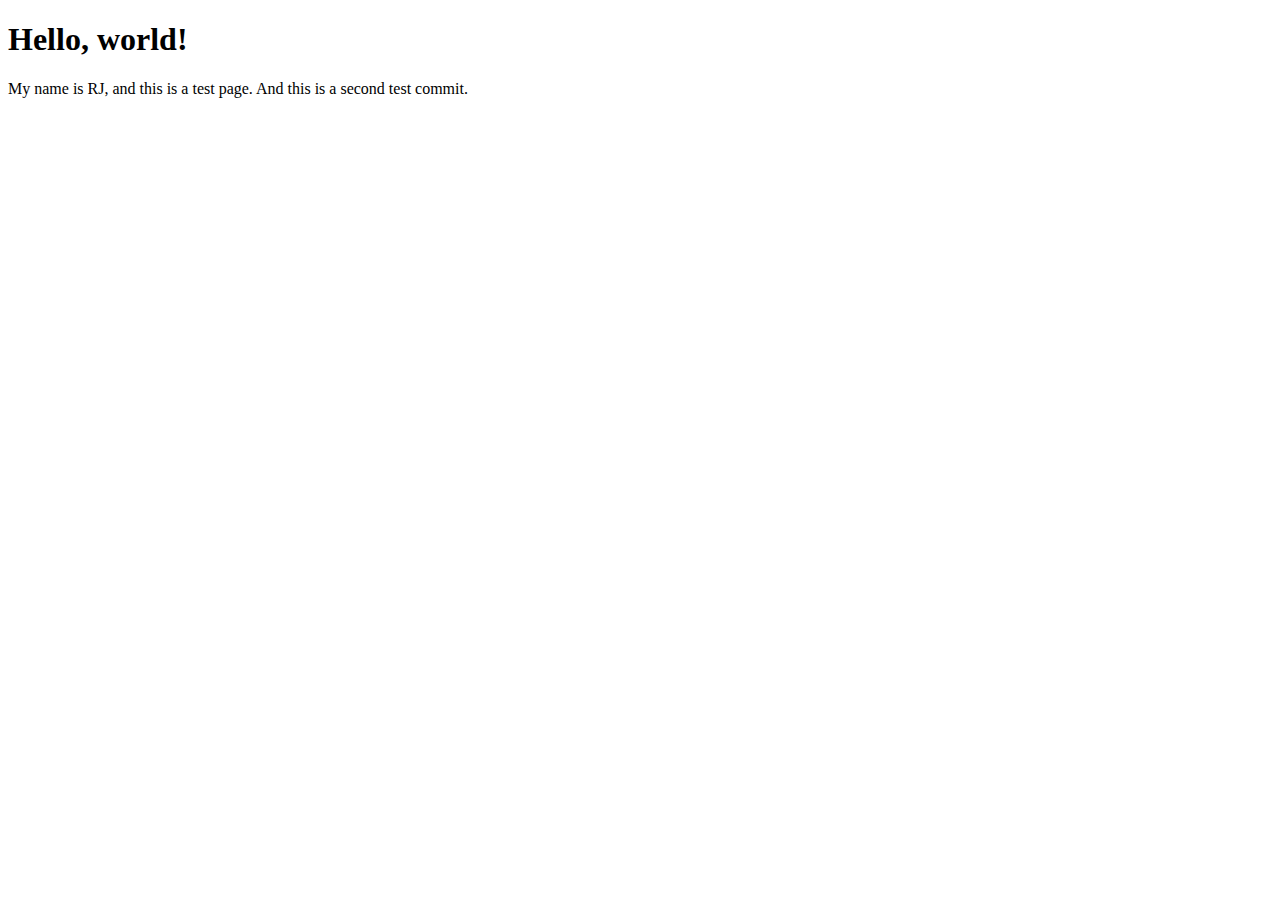
<file: index.html>
<!DOCTYPE html>
<html lang="en">
  <head>
    <meta charset="UTF-8" />
    <meta name="viewport" content="width=device-width, initial-scale=1.0" />
    <title>Webpage Title</title>
  </head>
  <body>
    <h1>Hello, world!</h1>
    <p>
      My name is RJ, and this is a test page. And this is a second test commit.
    </p>
  </body>
</html>
</file>
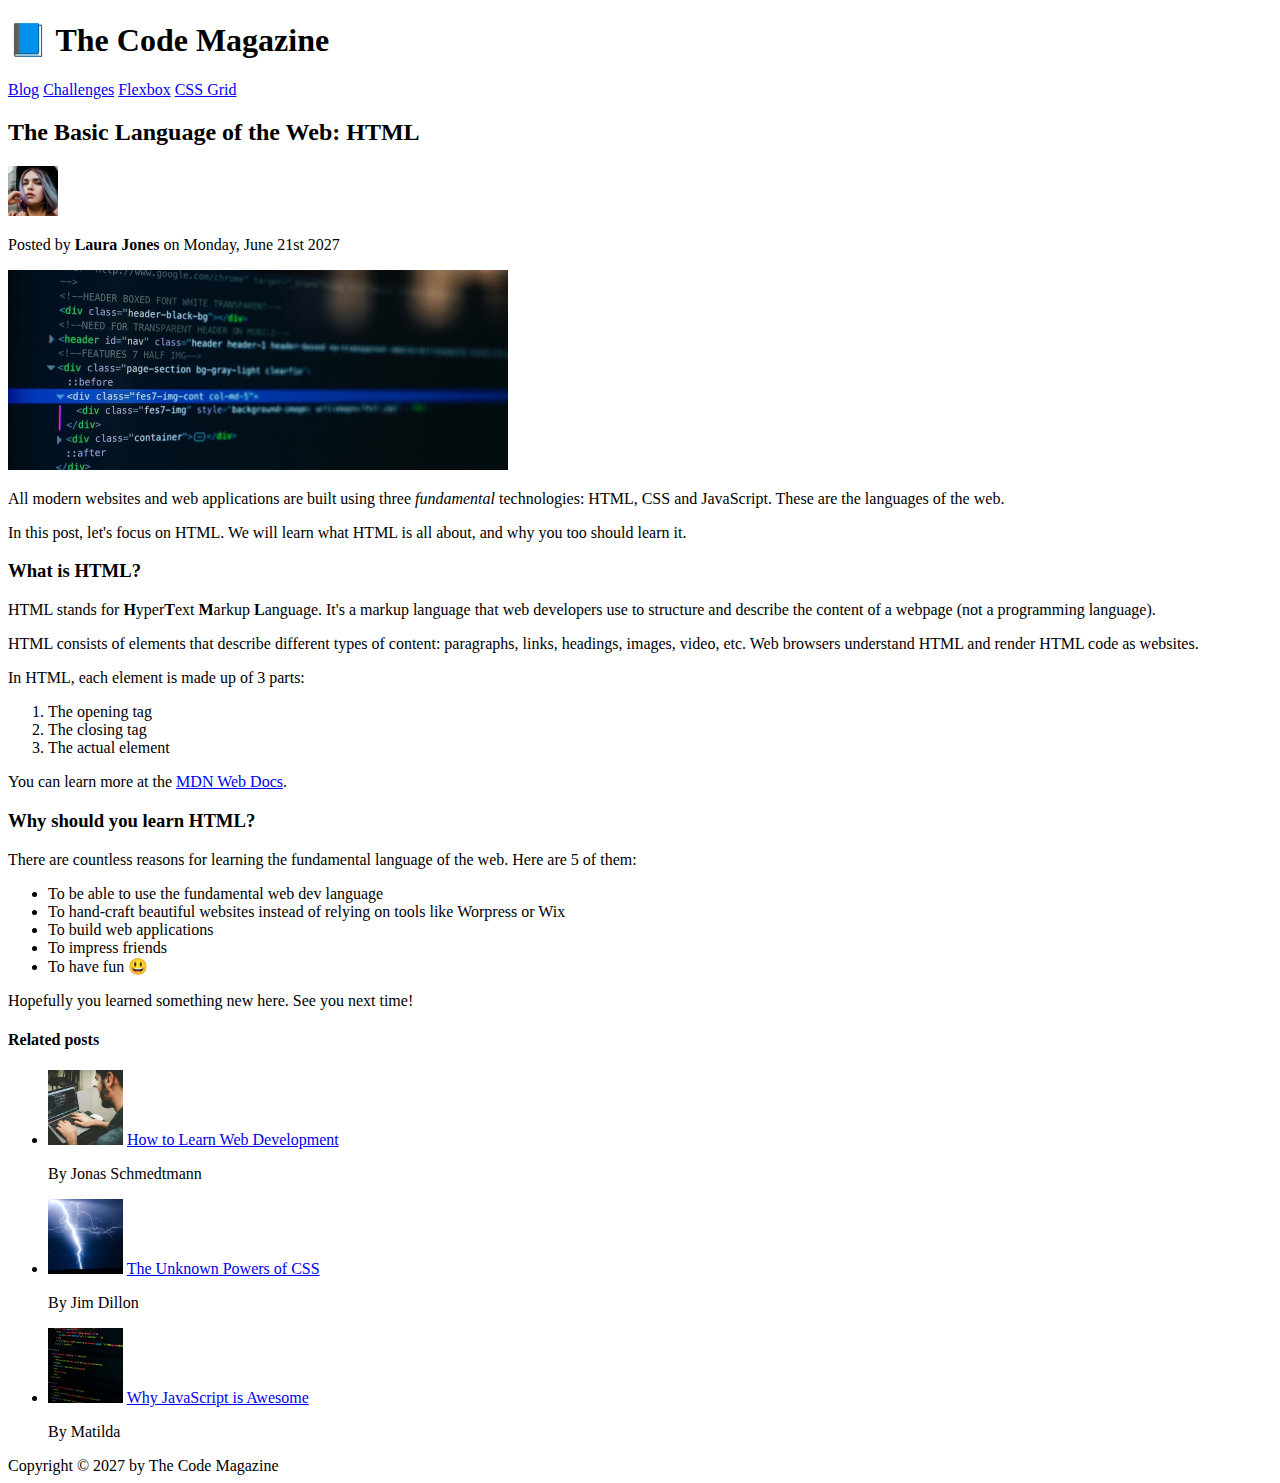
<file: 02-HTML-Fundamentals/index.html>
<!DOCTYPE html>
<html>
  <head>
    <meta charset="UTF-8" />
    <title>The Basic Language of the Web: HTML</title>
  </head>

  <body>
    <!--
    <h1>The Basic Language of the Web: HTML</h1>
    <h2>The Basic Language of the Web: HTML</h2>
    <h3>The Basic Language of the Web: HTML</h3>
    <h4>The Basic Language of the Web: HTML</h4>
    <h5>The Basic Language of the Web: HTML</h5>
    <h6>The Basic Language of the Web: HTML</h6>
    -->
    <header>
      <h1>📘 The Code Magazine</h1>

      <nav>
        <a href="blog.html">Blog</a>
        <a href="#">Challenges</a>
        <a href="#">Flexbox</a>
        <a href="#">CSS Grid</a>
      </nav>
    </header>

    <article>
      <header>
        <h2>The Basic Language of the Web: HTML</h2>
        <img
          src="img/laura-jones.jpg"
          alt="Picture of the author Laura Jones"
          width="50"
          height="50"
        />
        <p>Posted by <strong>Laura Jones</strong> on Monday, June 21st 2027</p>

        <img
          src="img/post-img.jpg"
          alt="HTML code on a screen"
          width="500"
          height="200"
        />
      </header>
      <p>
        All modern websites and web applications are built using three
        <em>fundamental</em>
        technologies: HTML, CSS and JavaScript. These are the languages of the
        web.
      </p>
      <p>
        In this post, let's focus on HTML. We will learn what HTML is all about,
        and why you too should learn it.
      </p>

      <h3>What is HTML?</h3>
      <p>
        HTML stands for <strong>H</strong>yper<strong>T</strong>ext
        <strong>M</strong>arkup <strong>L</strong>anguage. It's a markup
        language that web developers use to structure and describe the content
        of a webpage (not a programming language).
      </p>

      <p>
        HTML consists of elements that describe different types of content:
        paragraphs, links, headings, images, video, etc. Web browsers understand
        HTML and render HTML code as websites.
      </p>

      <p>In HTML, each element is made up of 3 parts:</p>
      <ol>
        <li>The opening tag</li>
        <li>The closing tag</li>
        <li>The actual element</li>
      </ol>

      <p>
        You can learn more at the

        <a
          href="https://developer.mozilla.org/en-US/docs/Web/HTML"
          target="_blank"
          >MDN Web Docs</a
        >.
      </p>
      <h3>Why should you learn HTML?</h3>
      <p>
        There are countless reasons for learning the fundamental language of the
        web. Here are 5 of them:
      </p>

      <ul>
        <li>To be able to use the fundamental web dev language</li>
        <li>
          To hand-craft beautiful websites instead of relying on tools like
          Worpress or Wix
        </li>
        <li>To build web applications</li>
        <li>To impress friends</li>
        <li>To have fun 😃</li>
      </ul>

      <p>Hopefully you learned something new here. See you next time!</p>
    </article>

    <aside>
      <h4>Related posts</h4>
      <ul>
        <li>
          <p>
            <img
              src="img/related-1.jpg"
              width="75"
              height="75"
              alt="A picture of a guy at the computer"
            />
            <a href="#">How to Learn Web Development</a>
          </p>
          <p>By Jonas Schmedtmann</p>
        </li>
        <li>
          <p>
            <img
              src="img/related-2.jpg"
              width="75"
              height="75"
              alt="Struck of lightning"
            />
            <a href="#">The Unknown Powers of CSS</a>
          </p>
          <p>By Jim Dillon</p>
        </li>
        <li>
          <p>
            <img
              src="img/related-3.jpg"
              width="75"
              height="75"
              alt="A misc picture of code"
            />
            <a href="#">Why JavaScript is Awesome</a>
          </p>
          <p>By Matilda</p>
        </li>
      </ul>
    </aside>

    <footer>Copyright &copy; 2027 by The Code Magazine</footer>
  </body>
</html>
</file>
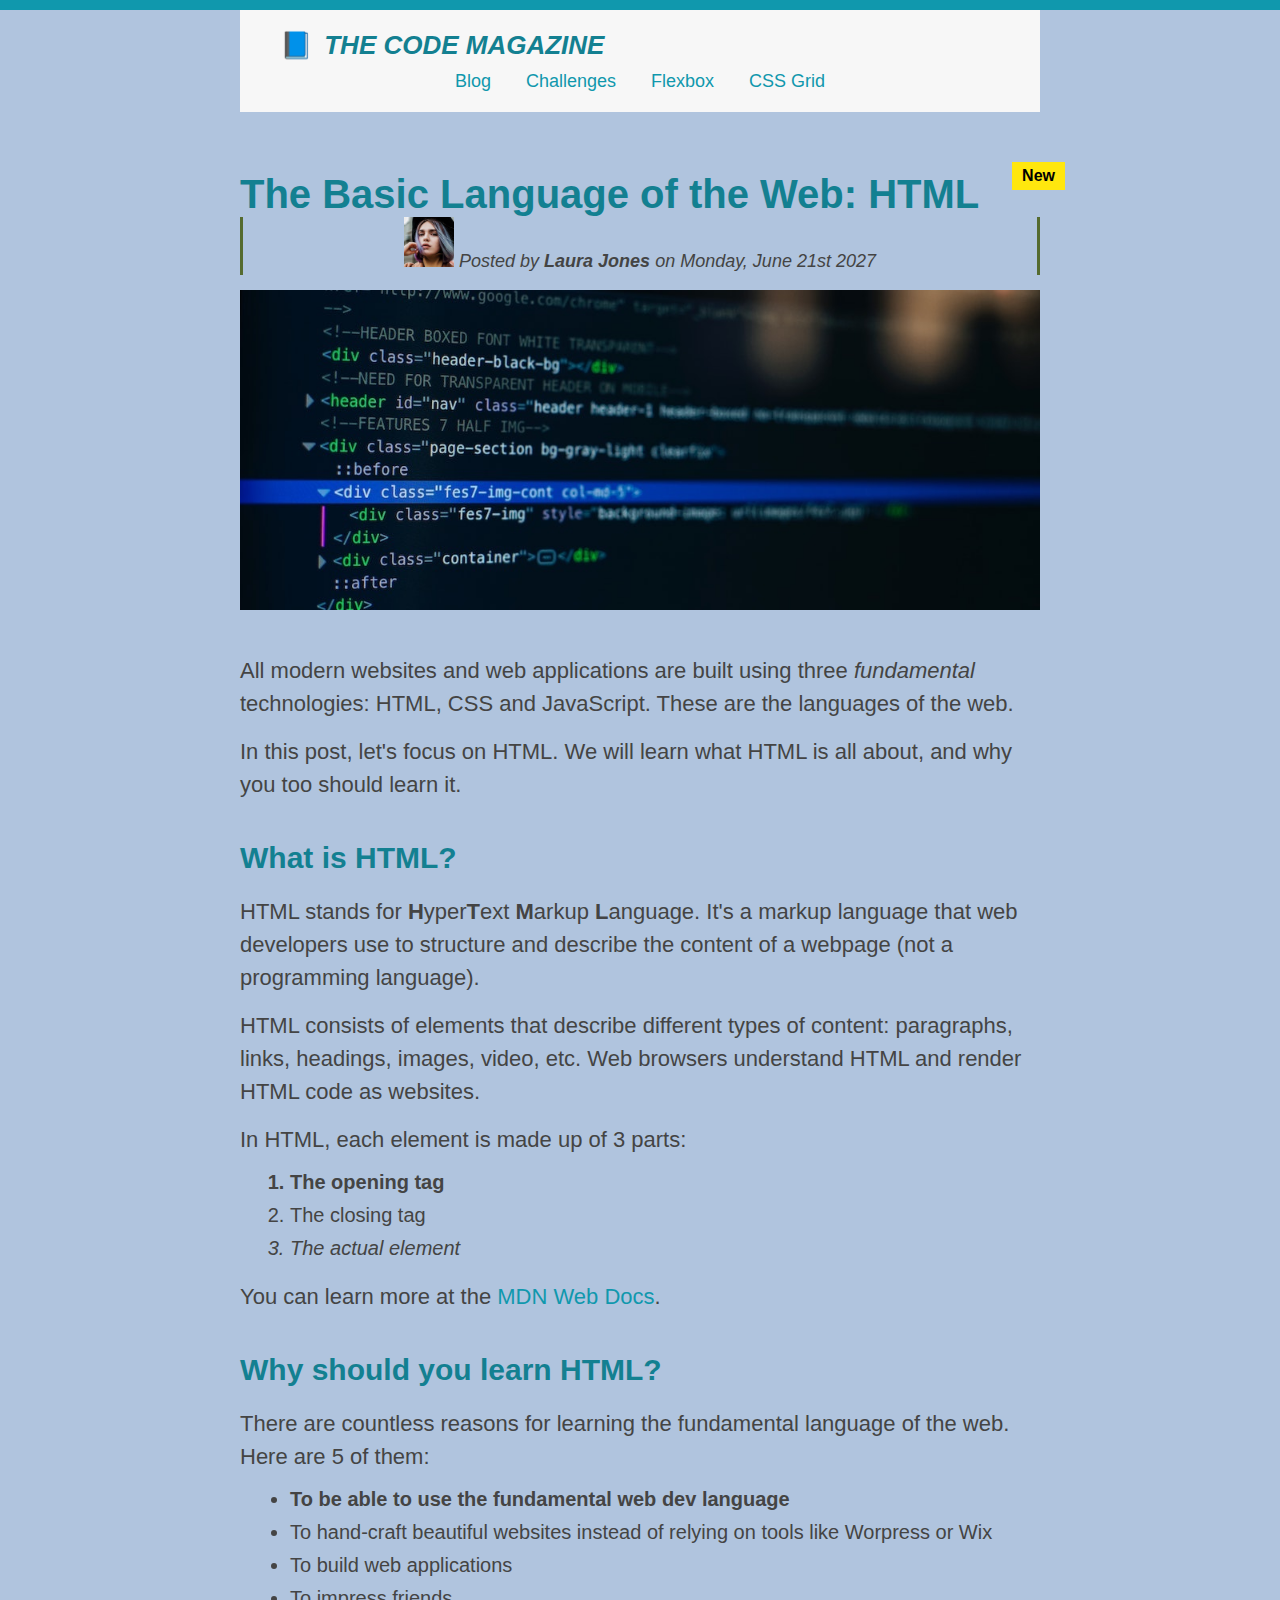
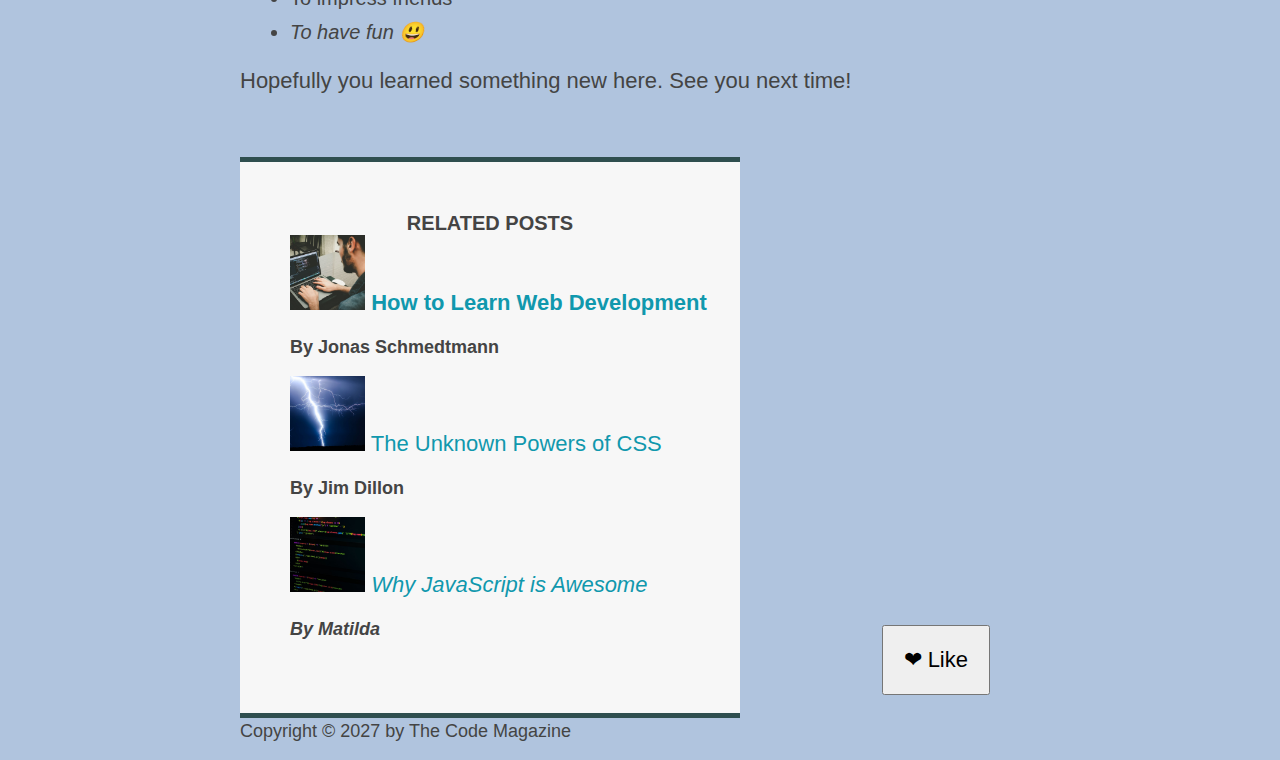
<file: 03-CSS-Fundamentals/index.html>
<!DOCTYPE html>
<html>
  <head>
    <meta charset="UTF-8" />
    <title>The Basic Language of the Web: HTML</title>
    <link href="style.css" rel="stylesheet" />
    <!-- Inside CSS (defined in head)
    <style>
      h1 {
        color: rgb(94, 22, 161);
      }
    </style>
    -->
  </head>

  <body>
    <!--
    <h1>The Basic Language of the Web: HTML</h1>
    <h2>The Basic Language of the Web: HTML</h2>
    <h3>The Basic Language of the Web: HTML</h3>
    <h4>The Basic Language of the Web: HTML</h4>
    <h5>The Basic Language of the Web: HTML</h5>
    <h6>The Basic Language of the Web: HTML</h6>
    -->
    <div class="container">
      <header class="main-header">
        <!--
        Inline CSS:
        <h1 style="color: blue">📘 The Code Magazine</h1>
      -->
        <h1>📘 The Code Magazine</h1>
        <nav>
          <!-- <strong>This is the navigation</strong> -->
          <a href="blog.html">Blog</a>
          <a href="#">Challenges</a>
          <a href="#">Flexbox</a>
          <a href="#">CSS Grid</a>
        </nav>
      </header>

      <article>
        <header class="post-header">
          <h2>The Basic Language of the Web: HTML</h2>

          <p id="author">
            <img
              src="img/laura-jones.jpg"
              alt="Picture of the author Laura Jones"
              width="50"
              height="50"
            />
            Posted by <strong>Laura Jones</strong> on Monday, June 21st 2027
          </p>

          <img
            src="img/post-img.jpg"
            alt="HTML code on a screen"
            width="500"
            height="200"
            class="post-img"
          />
          <button class="like-button">❤ Like</button>
        </header>
        <p>
          All modern websites and web applications are built using three
          <em>fundamental</em>
          technologies: HTML, CSS and JavaScript. These are the languages of the
          web.
        </p>
        <p>
          In this post, let's focus on HTML. We will learn what HTML is all
          about, and why you too should learn it.
        </p>

        <h3>What is HTML?</h3>
        <p>
          HTML stands for <strong>H</strong>yper<strong>T</strong>ext
          <strong>M</strong>arkup <strong>L</strong>anguage. It's a markup
          language that web developers use to structure and describe the content
          of a webpage (not a programming language).
        </p>

        <p>
          HTML consists of elements that describe different types of content:
          paragraphs, links, headings, images, video, etc. Web browsers
          understand HTML and render HTML code as websites.
        </p>

        <p>In HTML, each element is made up of 3 parts:</p>
        <ol>
          <li>The opening tag</li>
          <li>The closing tag</li>
          <li>The actual element</li>
        </ol>

        <p>
          You can learn more at the

          <a
            href="https://developer.mozilla.org/en-US/docs/Web/HTML"
            target="_blank"
            >MDN Web Docs</a
          >.
        </p>
        <h3>Why should you learn HTML?</h3>
        <p>
          There are countless reasons for learning the fundamental language of
          the web. Here are 5 of them:
        </p>

        <ul>
          <li>To be able to use the fundamental web dev language</li>
          <li>
            To hand-craft beautiful websites instead of relying on tools like
            Worpress or Wix
          </li>
          <li>To build web applications</li>
          <li>To impress friends</li>
          <li>To have fun 😃</li>
        </ul>

        <p>Hopefully you learned something new here. See you next time!</p>
      </article>

      <aside>
        <h4>Related posts</h4>
        <ul class="related">
          <li>
            <p>
              <img
                src="img/related-1.jpg"
                width="75"
                height="75"
                alt="A picture of a guy at the computer"
              />
              <a href="#">How to Learn Web Development</a>
            </p>
            <p class="related-author">By Jonas Schmedtmann</p>
          </li>
          <li>
            <p>
              <img
                src="img/related-2.jpg"
                width="75"
                height="75"
                alt="Struck of lightning"
              />
              <a href="#">The Unknown Powers of CSS</a>
            </p>
            <p class="related-author">By Jim Dillon</p>
          </li>
          <li>
            <p>
              <img
                src="img/related-3.jpg"
                width="75"
                height="75"
                alt="A misc picture of code"
              />
              <a href="#">Why JavaScript is Awesome</a>
            </p>
            <p class="related-author">By Matilda</p>
          </li>
        </ul>
      </aside>

      <footer>
        <p id="copyright">Copyright &copy; 2027 by The Code Magazine</p>
      </footer>
    </div>
  </body>
</html>
</file>
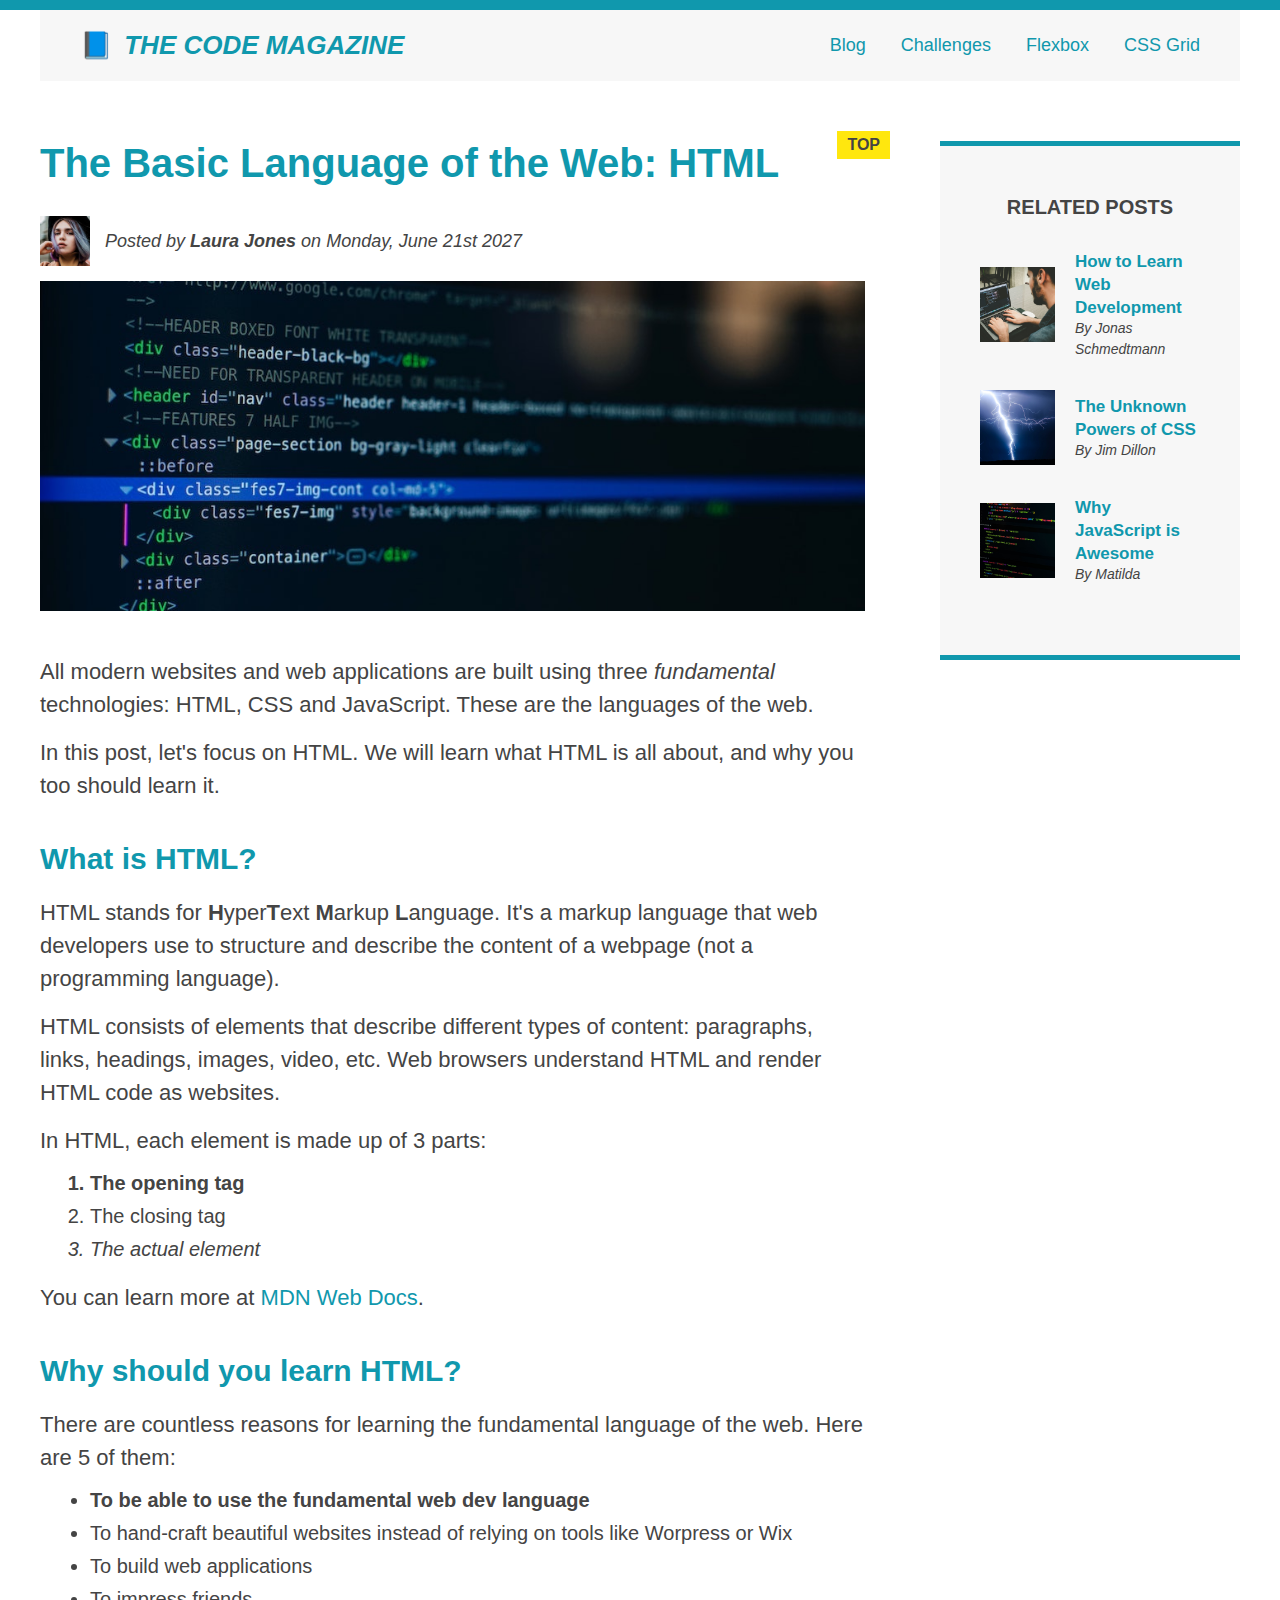
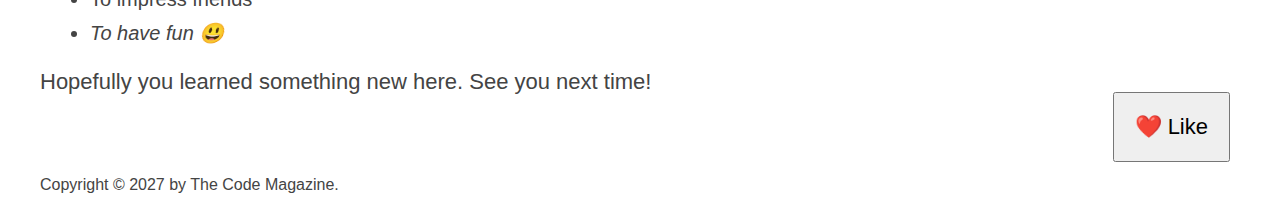
<file: 04-CSS-Layouts/index.html>
<!DOCTYPE html>
<html lang="en">
  <head>
    <meta charset="UTF-8" />
    <link href="style.css" rel="stylesheet" />

    <title>The Basic Language of the Web: HTML</title>
  </head>

  <body>
    <!--
    <h1>The Basic Language of the Web: HTML</h1>
    <h2>The Basic Language of the Web: HTML</h2>
    <h3>The Basic Language of the Web: HTML</h3>
    <h4>The Basic Language of the Web: HTML</h4>
    <h5>The Basic Language of the Web: HTML</h5>
    <h6>The Basic Language of the Web: HTML</h6>
    -->

    <div class="container">
      <header class="main-header clearfix">
        <h1>📘 The Code Magazine</h1>

        <nav>
          <!-- <strong>This is the navigation</strong> -->
          <a href="blog.html">Blog</a>
          <a href="#">Challenges</a>
          <a href="flexbox.html">Flexbox</a>
          <a href="css-grid.html">CSS Grid</a>
        </nav>
        <!-- <div class="clear"></div> -->
      </header>

      <!-- ONLY NECESSARY FOR FLEXBOX -->
      <!-- <div class="row"> -->
      <article>
        <header class="post-header">
          <h2>The Basic Language of the Web: HTML</h2>

          <div class="author-box">
            <img
              src="img/laura-jones.jpg"
              alt="Headshot of Laura Jones"
              height="50"
              width="50"
              class="author-img"
            />

            <p id="author" class="author">
              Posted by <strong>Laura Jones</strong> on Monday, June 21st 2027
            </p>
          </div>

          <img
            src="img/post-img.jpg"
            alt="HTML code on a screen"
            width="500"
            height="200"
            class="post-img"
          />
          <button>❤️ Like</button>
        </header>

        <p>
          All modern websites and web applications are built using three
          <em>fundamental</em>
          technologies: HTML, CSS and JavaScript. These are the languages of the
          web.
        </p>

        <p>
          In this post, let's focus on HTML. We will learn what HTML is all
          about, and why you too should learn it.
        </p>

        <h3>What is HTML?</h3>
        <p>
          HTML stands for <strong>H</strong>yper<strong>T</strong>ext
          <strong>M</strong>arkup <strong>L</strong>anguage. It's a markup
          language that web developers use to structure and describe the content
          of a webpage (not a programming language).
        </p>
        <p>
          HTML consists of elements that describe different types of content:
          paragraphs, links, headings, images, video, etc. Web browsers
          understand HTML and render HTML code as websites.
        </p>
        <p>In HTML, each element is made up of 3 parts:</p>

        <ol>
          <li class="first-li">The opening tag</li>
          <li>The closing tag</li>
          <li>The actual element</li>
        </ol>

        <p>
          You can learn more at
          <a
            href="https://developer.mozilla.org/en-US/docs/Web/HTML"
            target="_blank"
            >MDN Web Docs</a
          >.
        </p>

        <h3>Why should you learn HTML?</h3>

        <p>
          There are countless reasons for learning the fundamental language of
          the web. Here are 5 of them:
        </p>

        <ul>
          <li class="first-li">
            To be able to use the fundamental web dev language
          </li>
          <li>
            To hand-craft beautiful websites instead of relying on tools like
            Worpress or Wix
          </li>
          <li>To build web applications</li>
          <li>To impress friends</li>
          <li>To have fun 😃</li>
        </ul>

        <p>Hopefully you learned something new here. See you next time!</p>
      </article>

      <aside>
        <h4>Related posts</h4>

        <ul class="related">
          <li class="related-post">
            <img
              src="img/related-1.jpg"
              alt="Person programming"
              width="75"
              height="75"
            />
            <div>
              <a class="related-link" href="#">How to Learn Web Development</a>
              <p class="related-author">By Jonas Schmedtmann</p>
            </div>
          </li>
          <li class="related-post">
            <img
              src="img/related-2.jpg"
              alt="Lightning"
              width="75"
              height="75"
            />
            <div>
              <a class="related-link" href="#">The Unknown Powers of CSS</a>
              <p class="related-author">By Jim Dillon</p>
            </div>
          </li>
          <li class="related-post">
            <img
              src="img/related-3.jpg"
              alt="JavaScript code on a screen"
              width="75"
              height="75"
            />
            <div>
              <a class="related-link" href="#">Why JavaScript is Awesome</a>
              <p class="related-author">By Matilda</p>
            </div>
          </li>
        </ul>
      </aside>
      <!-- </div> -->

      <footer>
        <p id="copyright" class="copyright text">
          Copyright &copy; 2027 by The Code Magazine.
        </p>
      </footer>
    </div>
  </body>
</html>
</file>
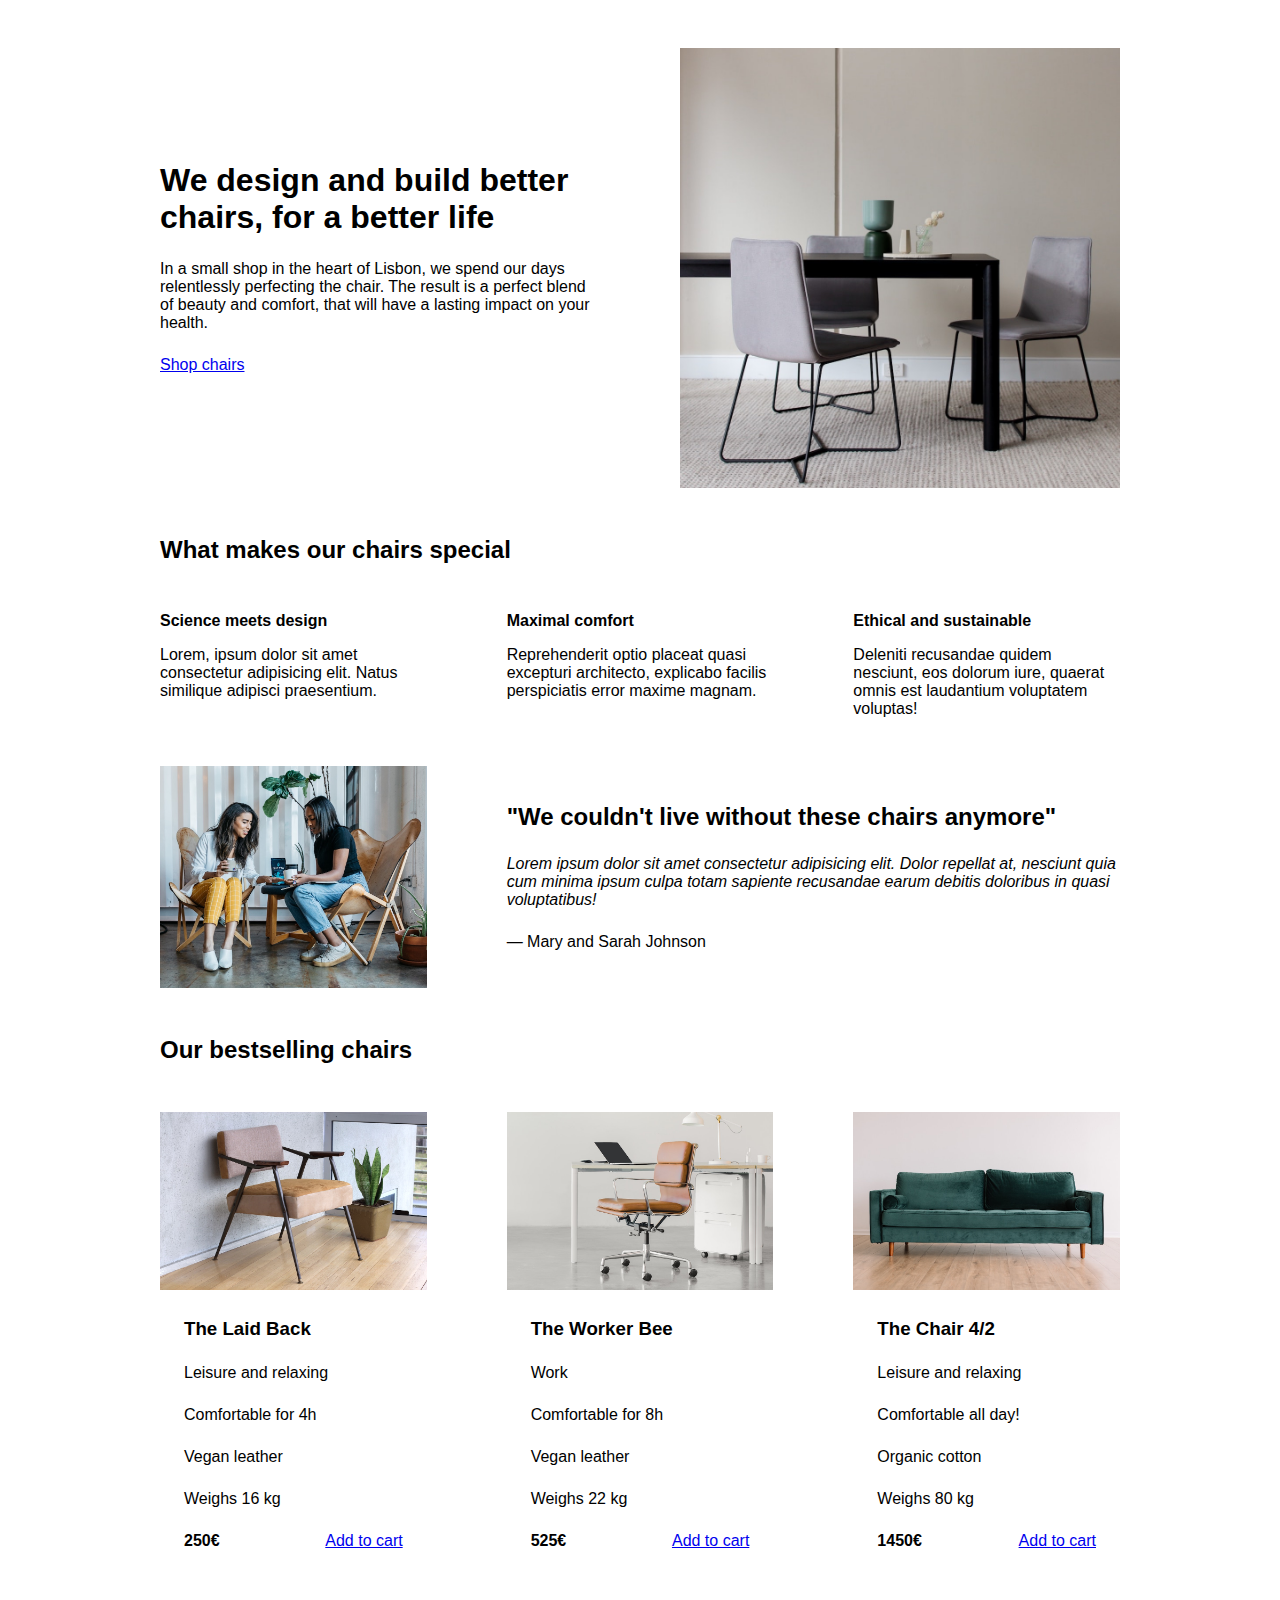
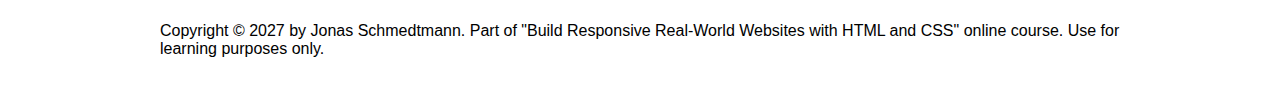
<file: 05-Design/index.html>
<!DOCTYPE html>
<html lang="en">
  <head>
    <meta charset="UTF-8" />
    <meta http-equiv="X-UA-Compatible" content="IE=edge" />
    <meta name="viewport" content="width=device-width, initial-scale=1.0" />

    <link rel="stylesheet" href="style.css" />
    <title>Lisbon Chair Shop</title>
  </head>
  <body>
    <div class="container">
      <header>
        <div class="header-text-box">
          <h1>We design and build better chairs, for a better life</h1>
          <p class="header-text">
            In a small shop in the heart of Lisbon, we spend our days
            relentlessly perfecting the chair. The result is a perfect blend of
            beauty and comfort, that will have a lasting impact on your health.
          </p>
          <a class="btn btn--big" href="#">Shop chairs</a>
        </div>
        <img src="hero.jpg" alt="Photo" />
      </header>

      <section>
        <h2>What makes our chairs special</h2>
        <div class="grid-3-cols">
          <div>
            <p class="features-title"><strong>Science meets design</strong></p>
            <p class="features-text">
              Lorem, ipsum dolor sit amet consectetur adipisicing elit. Natus
              similique adipisci praesentium.
            </p>
          </div>

          <div>
            <p class="features-title">
              <strong>Maximal comfort</strong>
            </p>
            <p class="features-text">
              Reprehenderit optio placeat quasi excepturi architecto, explicabo
              facilis perspiciatis error maxime magnam.
            </p>
          </div>

          <div>
            <p class="features-title">
              <strong>Ethical and sustainable</strong>
            </p>
            <p class="features-text">
              Deleniti recusandae quidem nesciunt, eos dolorum iure, quaerat
              omnis est laudantium voluptatem voluptas!
            </p>
          </div>
        </div>
      </section>

      <section class="testimonial-section">
        <div class="grid-3-cols">
          <img src="customers.jpg" alt="People sitting on chairs" />
          <div class="testimonial-box">
            <h2>"We couldn't live without these chairs anymore"</h2>
            <blockquote class="testimonial-text">
              Lorem ipsum dolor sit amet consectetur adipisicing elit. Dolor
              repellat at, nesciunt quia cum minima ipsum culpa totam sapiente
              recusandae earum debitis doloribus in quasi voluptatibus!
            </blockquote>
            <p class="testimonial-author">&mdash; Mary and Sarah Johnson</p>
          </div>
        </div>
      </section>

      <section>
        <h2>Our bestselling chairs</h2>
        <div class="grid-3-cols">
          <figure class="chair">
            <img src="chair-1.jpg" alt="Chair" />
            <div class="chair-box">
              <h3>The Laid Back</h3>
              <ul class="chair-details">
                <li>
                  <!-- Span is a generic INLINE text element, it doesn't have any meaning. It's like a div element, but inline -->
                  <span>Leisure and relaxing</span>
                </li>
                <li>
                  <span>Comfortable for 4h</span>
                </li>
                <li>
                  <span>Vegan leather</span>
                </li>
                <li>
                  <span>Weighs 16 kg</span>
                </li>
              </ul>
              <div class="chair-price">
                <strong>250€</strong>
                <a href="#" class="btn btn--small">Add to cart</a>
              </div>
            </div>
          </figure>

          <figure class="chair">
            <img src="chair-2.jpg" alt="Chair" />
            <div class="chair-box">
              <h3>The Worker Bee</h3>
              <ul class="chair-details">
                <li>
                  <span>Work</span>
                </li>
                <li>
                  <span>Comfortable for 8h</span>
                </li>
                <li>
                  <span>Vegan leather</span>
                </li>
                <li>
                  <span>Weighs 22 kg</span>
                </li>
              </ul>
              <div class="chair-price">
                <strong>525€</strong>
                <a href="#" class="btn btn--small">Add to cart</a>
              </div>
            </div>
          </figure>

          <figure class="chair">
            <img src="chair-3.jpg" alt="Chair" />
            <div class="chair-box">
              <h3>The Chair 4/2</h3>
              <ul class="chair-details">
                <li>
                  <span>Leisure and relaxing</span>
                </li>
                <li>
                  <span>Comfortable all day!</span>
                </li>
                <li>
                  <span>Organic cotton</span>
                </li>
                <li>
                  <span>Weighs 80 kg</span>
                </li>
              </ul>
              <div class="chair-price">
                <strong>1450€</strong>
                <a href="#" class="btn btn--small">Add to cart</a>
              </div>
            </div>
          </figure>
        </div>
      </section>

      <footer>
        Copyright &copy; 2027 by Jonas Schmedtmann. Part of "Build Responsive
        Real-World Websites with HTML and CSS" online course. Use for learning
        purposes only.
      </footer>
    </div>
  </body>
</html>
</file>
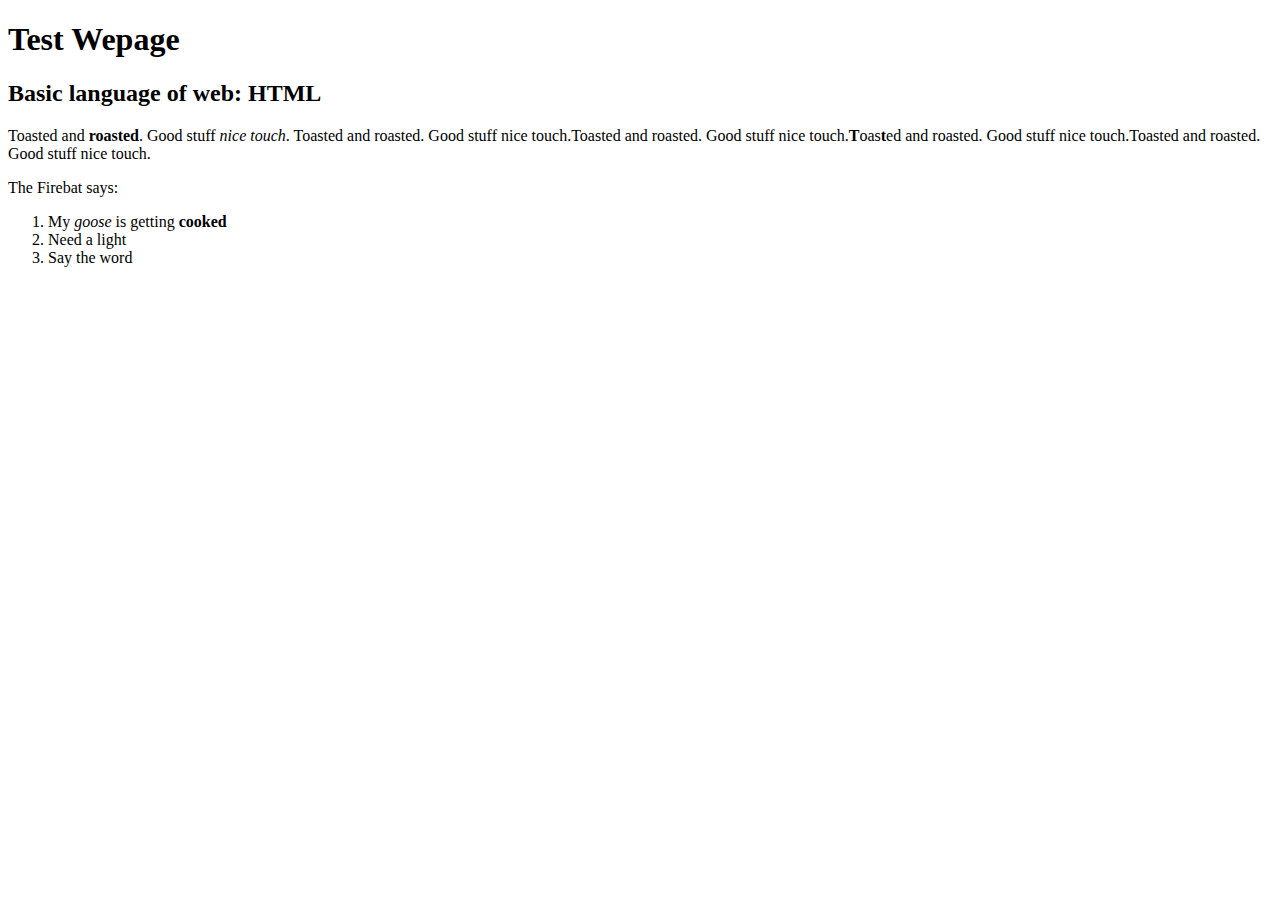
<file: test.html>
<!DOCTYPE html>
<html>
  <head>
    <title>Basic language of web: HTML</title>
  </head>
  <body>
    <!-- this text is hidden. it is good practice to only have one h1 heading -->
    <h1>Test Wepage</h1>
    <h2>Basic language of web: HTML</h2>
    <p>
      Toasted and <strong>roasted</strong>. Good stuff <em>nice touch</em>.
      Toasted and roasted. Good stuff nice touch.Toasted and roasted. Good stuff
      nice touch.<strong>T</strong>oas<strong>t</strong>ed and roasted. Good
      stuff nice touch.Toasted and roasted. Good stuff nice touch.
    </p>
    <p>The Firebat says:</p>
    <ol>
      <li>My <em>goose</em> is getting <strong>cooked</strong></li>
      <li>Need a light</li>
      <li>Say the word</li>
    </ol>
  </body>
</html>
</file>
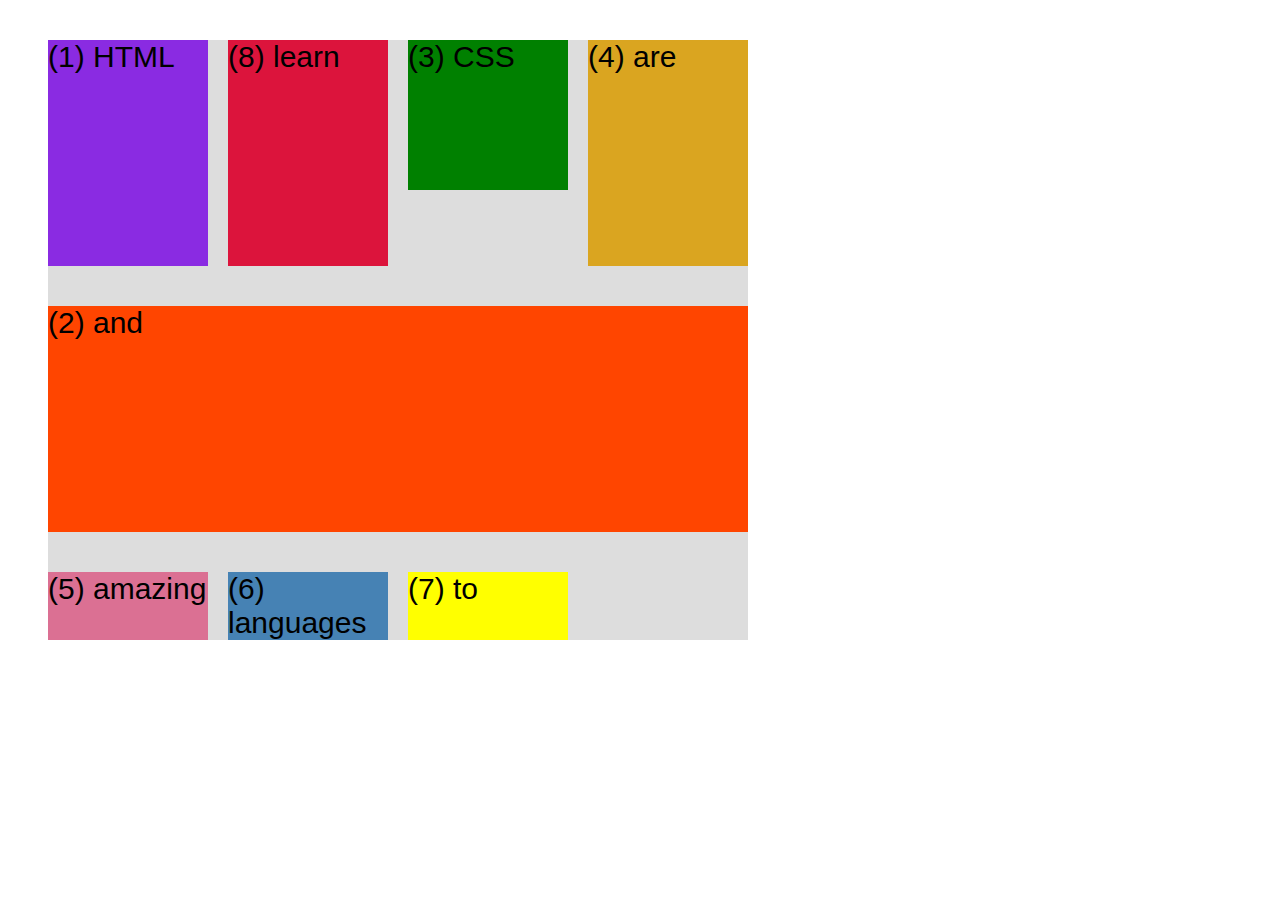
<file: 04-CSS-Layouts/css-grid.html>
<!DOCTYPE html>
<html lang="en">
  <head>
    <meta charset="UTF-8" />
    <meta http-equiv="X-UA-Compatible" content="IE=edge" />
    <meta name="viewport" content="width=device-width, initial-scale=1.0" />
    <title>CSS Grid</title>
    <style>
      .el--1 {
        background-color: blueviolet;
      }
      .el--2 {
        background-color: orangered;
      }
      .el--3 {
        background-color: green;
        height: 150px;
      }
      .el--4 {
        background-color: goldenrod;
      }
      .el--5 {
        background-color: palevioletred;
      }
      .el--6 {
        background-color: steelblue;
      }
      .el--7 {
        background-color: yellow;
      }
      .el--8 {
        background-color: crimson;
      }

      .container--1 {
        /* STARTER */
        font-family: sans-serif;
        background-color: #ddd;
        font-size: 30px;
        margin: 40px;

        /* CSS GRID */
        display: grid;
        /* grid-template-columns: 200px 200px 1fr 1fr;
        grid-template-rows: 300px 200px;
         */

        grid-template-columns: repeat(4, 1fr);
        grid-template-rows: 1fr 1fr;
        /* gap: 30px; */
        column-gap: 20px;
        row-gap: 40px;

        height: 600px;
        width: 700px;

        justify-content: center;
      }

      .el--8 {
        grid-column: 2/3;
        grid-row: 1/2;
      }

      .el--2 {
        grid-column: 1/5;
        grid-row: 2/3;
      }
      .container--2 {
        display: none;
        /* STARTER */
        font-family: sans-serif;
        background-color: black;
        font-size: 40px;
        margin: 100px;

        width: 1000px;
        height: 600px;

        /* CSS GRID */
      }
    </style>
  </head>
  <body>
    <div class="container--1">
      <div class="el el--1">(1) HTML</div>
      <div class="el el--2">(2) and</div>
      <div class="el el--3">(3) CSS</div>
      <div class="el el--4">(4) are</div>
      <div class="el el--5">(5) amazing</div>
      <div class="el el--6">(6) languages</div>
      <div class="el el--7">(7) to</div>
      <div class="el el--8">(8) learn</div>
    </div>

    <div class="container--2">
      <div class="el el--1">(1)</div>
      <div class="el el--3">(3)</div>
      <div class="el el--4">(4)</div>
      <div class="el el--5">(5)</div>
      <div class="el el--6">(6)</div>
      <div class="el el--7">(7)</div>
    </div>
  </body>
</html>
</file>
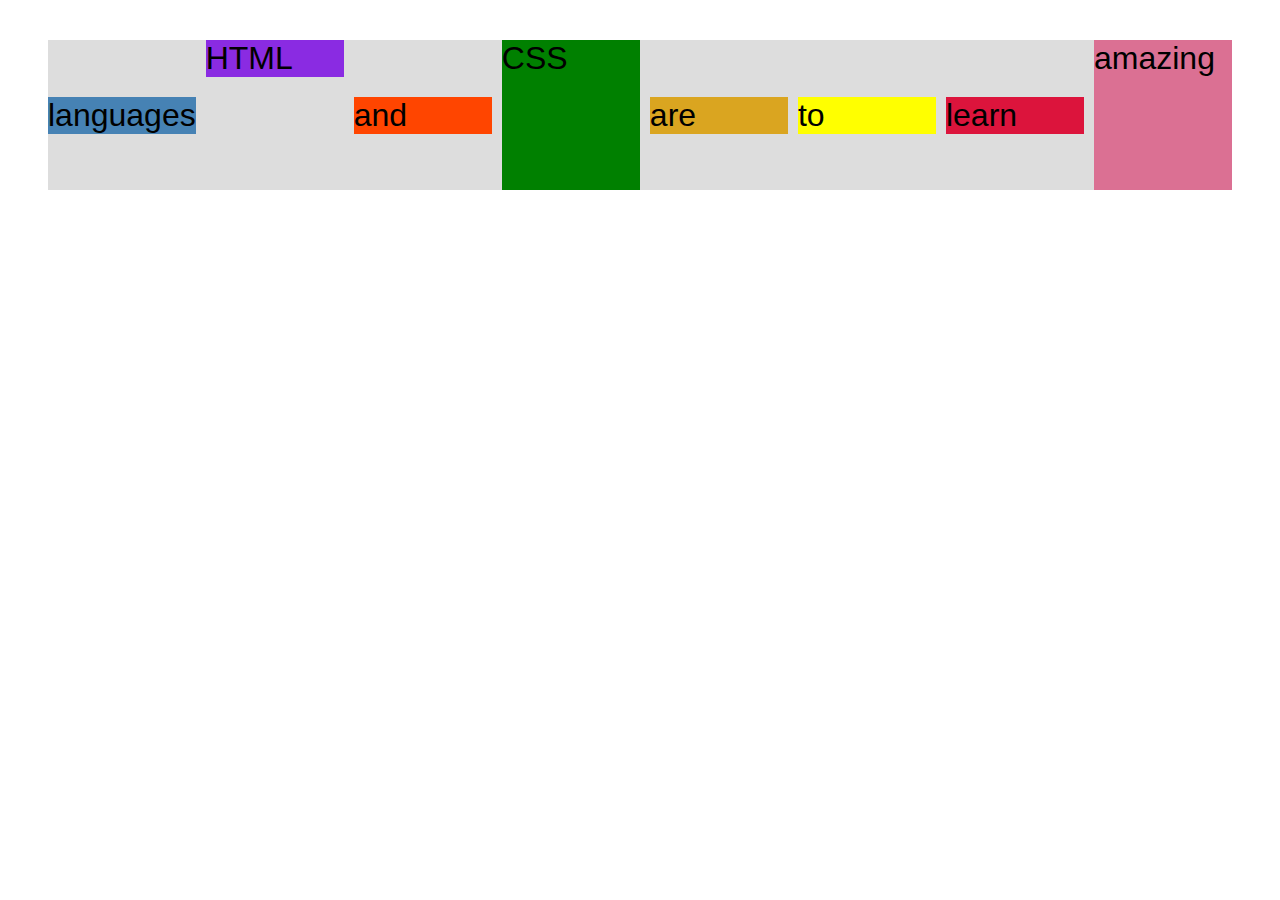
<file: 04-CSS-Layouts/flexbox.html>
<!DOCTYPE html>
<html lang="en">
  <head>
    <meta charset="UTF-8" />
    <meta http-equiv="X-UA-Compatible" content="IE=edge" />
    <meta name="viewport" content="width=device-width, initial-scale=1.0" />
    <title>Flexbox</title>
    <style>
      .el--1 {
        background-color: blueviolet;
      }
      .el--2 {
        background-color: orangered;
      }
      .el--3 {
        background-color: green;
        height: 150px;
      }
      .el--4 {
        background-color: goldenrod;
      }
      .el--5 {
        background-color: palevioletred;
      }
      .el--6 {
        background-color: steelblue;
      }
      .el--7 {
        background-color: yellow;
      }
      .el--8 {
        background-color: crimson;
      }

      .container {
        /* STARTER */
        font-family: sans-serif;
        background-color: #ddd;
        font-size: 32px;
        margin: 40px;

        /* FLEXBOX */
        display: flex;
        align-items: center;
        justify-content: flex-start;
        gap: 10px;
      }
      .el {
        /*
        DEFAULTS:
        flex-grow: 0;
        flex-shrink: 1;
        flex-basis: auto; */

        /* flex takes up to three arguments */
        flex: 1;
      }
      .el--1 {
        flex-grow: 1;
        align-self: flex-start;
        /* order: 2;   */
      }
      .el--5 {
        align-self: stretch;
        order: 1;
      }
      .el--6 {
        order: -1;
      }
    </style>
  </head>
  <body>
    <div class="container">
      <div class="el el--1">HTML</div>
      <div class="el el--2">and</div>
      <div class="el el--3">CSS</div>
      <div class="el el--4">are</div>
      <div class="el el--5">amazing</div>
      <div class="el el--6">languages</div>
      <div class="el el--7">to</div>
      <div class="el el--8">learn</div>
    </div>
  </body>
</html>
</file>
<file: 03-CSS-Fundamentals/style.css>
* {
  /* border: 1px solid black; */
  margin: 0;
  padding: 0;
}

/* PAGE SECTIONS */
body {
  color: #444;
  font-family: sans-serif;
  border-top: 10px solid #1098ad;
  position: relative;
}

.container {
  width: 800px;
  margin: 0 auto;
  position: relative;
}

.main-header {
  background-color: #f7f7f7;
  /*   padding: 20px;
  padding-left: 40px;
  padding-right: 40px; */
  padding: 20px 40px;
  margin-bottom: 60px;
  /* height: auto; */
}

nav {
  font-size: 18px;
  text-align: center;
}

article {
  margin-bottom: 60px;
}

.post-header {
  margin-bottom: 40px;
}

aside {
  background-color: #f7f7f7;
  border-top: 5px solid darkslategrey;
  border-bottom: 5px solid darkslategray;
  padding: 50px 0;
  width: 500px;
}

/* SMALLER ELEMENTS */
h1,
h2,
h3 {
  color: rgb(19, 128, 145);
}

h1 {
  /*Selects all <h1>*/
  font-size: 26px;
  text-transform: uppercase;
  font-style: italic;
}

h2 {
  font-size: 40px;
  position: relative;
}

h3 {
  font-size: 30px;
  margin-bottom: 20px;
  margin-top: 40px;
}

h4 {
  font-size: 20px;
  text-transform: uppercase;
  text-align: center;
}

p {
  font-size: 22px;
  line-height: 1.5; /*1.5 times the font size*/
  margin-bottom: 15px;
}

ul,
ol {
  margin-bottom: 20px;
  margin-left: 50px;
}

li {
  font-size: 20px;
  margin-bottom: 10px;
}

li:last-child {
  margin-bottom: 0;
}

/* Descendant selector, will select all <p> in <footer>
footer p {
  font-size: 16px;
}

Nested descendant selector
article header p {
  font-style: italic;
}
*/

/*Selecting by id as used in the html file*/
#author {
  font-style: italic;
  font-size: 18px;
  border-left: 3px solid darkolivegreen;
  border-right: 3px solid darkolivegreen;
  text-align: center;
}

#copyright {
  font-size: 18px;
}

/*Selecting by class as used in the html file*/
.related-author {
  font-size: 18px;
  font-weight: bold;
}
.related {
  list-style: none;
}

body {
  background-color: lightsteelblue;
}

li:first-child {
  font-weight: bold;
}

li:last-child {
  font-style: italic;
}

li:nth-child(2) {
  /* color: brown; */
}

/* Won't work cause it selects the first child and checks for p
instead of selecting the first p in article */
article p:first-child {
  color: indigo;
}

/* Styling a hyperlink , priority conflicts .>:>#>n
*/

nav a:link {
  /* background-color: blanchedalmond; */
  margin-right: 30px;
  margin-top: 10px;

  display: inline-block;
}

nav a:link:last-child {
  margin-right: 0;
}

a:link {
  color: #1098ad;
  text-decoration: none;
}
a:visited {
  color: #1098ad;
}

a:hover {
  color: orangered;
  font-weight: bold;
  text-decoration: underline orangered;
}

a:active {
  background-color: black;
  font-style: italic;
}

.post-img {
  width: 100%; /* percent of container size! */
  height: auto;
}

button {
  font-size: 22px;
  padding: 20px;
  cursor: pointer;

  position: absolute;
  /* bottom: 50px;
  left: 50px; */

  bottom: 50px;
  right: 50px;
}

/* nav a:link {
  font-size: 18px;
} */

/* pseudo element */
h1::first-letter {
  font-style: normal;
  margin-right: 5px;
}

/* '+' selects the next sibling*/
/* h3 + p::first-line {
  color: rebeccapurple;
} */

h2::after {
  content: "New"; /* "after"-pseudo  always needs "content" property*/
  background-color: #ffe70e;
  color: #000;
  font-size: 16px;
  font-weight: bold;
  display: inline-block;
  padding: 5px 10px;
  position: absolute;
  top: -10px;
  right: -25px;
}
</file>
<file: 04-CSS-Layouts/style.css>
* {
  /* border-top: 10px solid #1098ad; */
  margin: 0;
  padding: 0;
  box-sizing: border-box; /* width + height calc now uses border dimensions */
}

/* PAGE SECTIONS */
body {
  color: #444;
  font-family: sans-serif;

  border-top: 10px solid #1098ad;
  position: relative;
}

.container {
  width: 1200px;
  /* margin-left: auto;
  margin-right: auto; */
  margin: 0 auto;
}

.main-header {
  background-color: #f7f7f7;
  /* padding: 20px;
  padding-left: 40px;
  padding-right: 40px; */
  padding: 20px 40px;
  /* height: 80px; */
}

nav {
  font-size: 18px;
  /* text-align: center; */
}

article {
}

.post-header {
  margin-bottom: 40px;
  /* position: relative; */
}

aside {
  background-color: #f7f7f7;
  border-top: 5px solid #1098ad;
  border-bottom: 5px solid #1098ad;
  /* padding-top: 50px;
  padding-bottom: 50px; */
  padding: 50px 40px;
}

/* SMALLER ELEMENTS */
h1,
h2,
h3 {
  color: #1098ad;
}

h1 {
  font-size: 26px;
  text-transform: uppercase;
  font-style: italic;
}

h2 {
  font-size: 40px;
  margin-bottom: 30px;
}

h3 {
  font-size: 30px;
  margin-bottom: 20px;
  margin-top: 40px;
}

h4 {
  font-size: 20px;
  text-transform: uppercase;
  text-align: center;
  margin-bottom: 30px;
}

p {
  font-size: 22px;
  line-height: 1.5;
  margin-bottom: 15px;
}

ul,
ol {
  margin-left: 50px;
  margin-bottom: 20px;
}

li {
  font-size: 20px;
  margin-bottom: 10px;
  /* display: inline; */
}

li:last-child {
  margin-bottom: 0;
}

/* footer p {
  font-size: 16px;
} */

/* article header p {
  font-style: italic;
} */

#author {
  font-style: italic;
  font-size: 18px;
}

#copyright {
  font-size: 16px;
}

.related-author {
  font-size: 18px;
  font-weight: bold;
}

/* ul {
  list-style: none;
} */

.related {
  list-style: none;
  margin-left: 0;
}

body {
  /* background-color: orangered; */
}

/* .first-li {
  font-weight: bold;
} */

li:first-child {
  font-weight: bold;
}

li:last-child {
  font-style: italic;
}

li:nth-child(even) {
  /* color: red; */
}

/* Misconception: this won't work! */
article p:first-child {
  /* color: red; */
}

/* Styling links */
a:link {
  color: #1098ad;
  text-decoration: none;
}

a:visited {
  /* color: #777; */
  color: #1098ad;
}

a:hover {
  color: orangered;
  font-weight: bold;
  text-decoration: underline orangered;
}

a:active {
  background-color: black;
  font-style: italic;
}
/* LVHA */

.post-img {
  width: 100%;
  height: auto;
}

nav a:link {
  /* background-color: orangered;
  margin: 20px;
  padding: 20px;

  display: block; */

  margin-right: 30px;

  display: inline-block;
}

nav a:link:last-child {
  margin-right: 0;
}

button {
  font-size: 22px;
  padding: 20px;
  cursor: pointer;

  position: absolute;
  /* top: 50px;
  left: 50px; */
  bottom: 50px;
  right: 50px;
}

h1::first-letter {
  font-style: normal;
  margin-right: 5px;
}

h3 + p::first-line {
  /* color: red; */
}

h2 {
  /* background-color: orange; */
  position: relative;
}

h2::before {
  content: "TOP";
  background-color: #ffe70e;
  color: #444;
  font-size: 16px;
  font-weight: bold;
  display: inline-block;
  padding: 5px 10px;
  position: absolute;
  top: -10px;
  right: -25px;
}

/* Resolving conflicts */
/* #copyright {
  color: red;
}

.copyright {
  color: blue;
}

.text {
  color: yellow;
}

footer p {
  color: green !important;
} */

/* nav a:link,
nav p {
  font-size: 18px;
} */

/* FLOATS */
/*
.author-img {
  float: left;
  margin-bottom: 20px;
}

.author {
  margin-top: 10px;
  float: left;
  padding-left: 20px;
}

h1 {
  float: left;
}

nav {
  float: right;
}

.clear {
  clear: both;
}

.clearfix::after {
  clear: both;
  content: "";
  display: block;
}
article {
  width: 825px;
  float: left;
}

aside {
  width: 300px;
  float: right;
}

footer {
  clear: both;
}
*/

.main-header {
  display: flex;
  align-items: center;
  justify-content: space-between;
}

.author-box {
  display: flex;
  align-items: center;
  margin-bottom: 15px;
}

.author {
  margin-bottom: 0;
  margin-left: 15px;
}

.related-post {
  display: flex;
  align-items: center;
  gap: 20px;
  margin-bottom: 30px;
}

.related-link:link {
  font-size: 17px;
  font-weight: bold;
  font-style: normal;
  margin-bottom: 5px;
}

.related-author {
  margin-bottom: 0;
  font-size: 14px;
  font-weight: normal;
  font-style: italic;
}

/* FLEXBOX LAYOUT */
/*
.row {
  display: flex;
  gap: 75px;
  margin-bottom: 60px;
  align-items: flex-start;
}

aside {
  flex: 0 0 300px;
}

article {
  flex: 1;
  margin-bottom: 0;
}

*/

/* CSS LAYOUT */

.container {
  display: grid;
  grid-template-columns: 1fr 300px;
  column-gap: 75px;
  row-gap: 60px;
  align-items: start;
}

.main-header {
  grid-column: 1 / span 2;
}

article {
}

aside {
}

footer {
  grid-column: 1/-1;
}
</file>
<file: 05-Design/style.css>
/*
SPACING SYSTEM (px)
2 / 4 / 8 / 12 / 16 / 24 / 32 / 48 / 64 / 80 / 96 / 128

FONT SIZE SYSTEM (px)
10 / 12 / 14 / 16 / 18 / 20 / 24 / 30 / 36 / 44 / 52 / 62 / 74 / 86 / 98
*/

* {
  margin: 0;
  padding: 0;
  box-sizing: border-box;
}

/* ------------------------ */
/* GENERAL STYLES */
/* ------------------------ */
body {
  font-family: sans-serif;
}

.container {
  width: 960px;
  margin: 0 auto;
}

header,
section {
  margin-bottom: 48px;
}

h2 {
  margin-bottom: 48px;
}

.grid-3-cols {
  display: grid;
  grid-template-columns: repeat(3, 1fr);
  column-gap: 80px;
}

/* ------------------------ */
/* COMPONENT STYLES */
/* ------------------------ */

/* HEADER */
header {
  display: grid;
  grid-template-columns: repeat(2, 1fr);
  column-gap: 80px;
  margin-top: 48px;
}

.header-text-box {
  align-self: center;
}

h1 {
  margin-bottom: 24px;
}

.header-text {
  margin-bottom: 24px;
}

img {
  width: 100%;
}

/* FEATURES */
.features-icon {
}

.features-title {
  margin-bottom: 16px;
}

.features-text {
}

/* TESTIMONIAL */
.testimonial-section {
}

.testimonial-box {
  grid-column: 2 / -1;
  align-self: center;
}

.testimonial-box h2 {
  margin-bottom: 24px;
}

.testimonial-text {
  font-style: italic;
  margin-bottom: 24px;
}

/* CHAIRS */
.chair-box {
  padding: 24px;
}

h3 {
  margin-bottom: 24px;
}

.chair-details {
  list-style: none;
  margin-bottom: 24px;
}

.chair-details li {
  display: flex;
  align-items: center;
  gap: 12px;
  margin-bottom: 24px;
}

.chair-details li:last-child {
  margin-bottom: 0;
}

.chair-icon {
}

.chair-price {
  display: flex;
  justify-content: space-between;
}

footer {
  margin-bottom: 48px;
}
</file>
